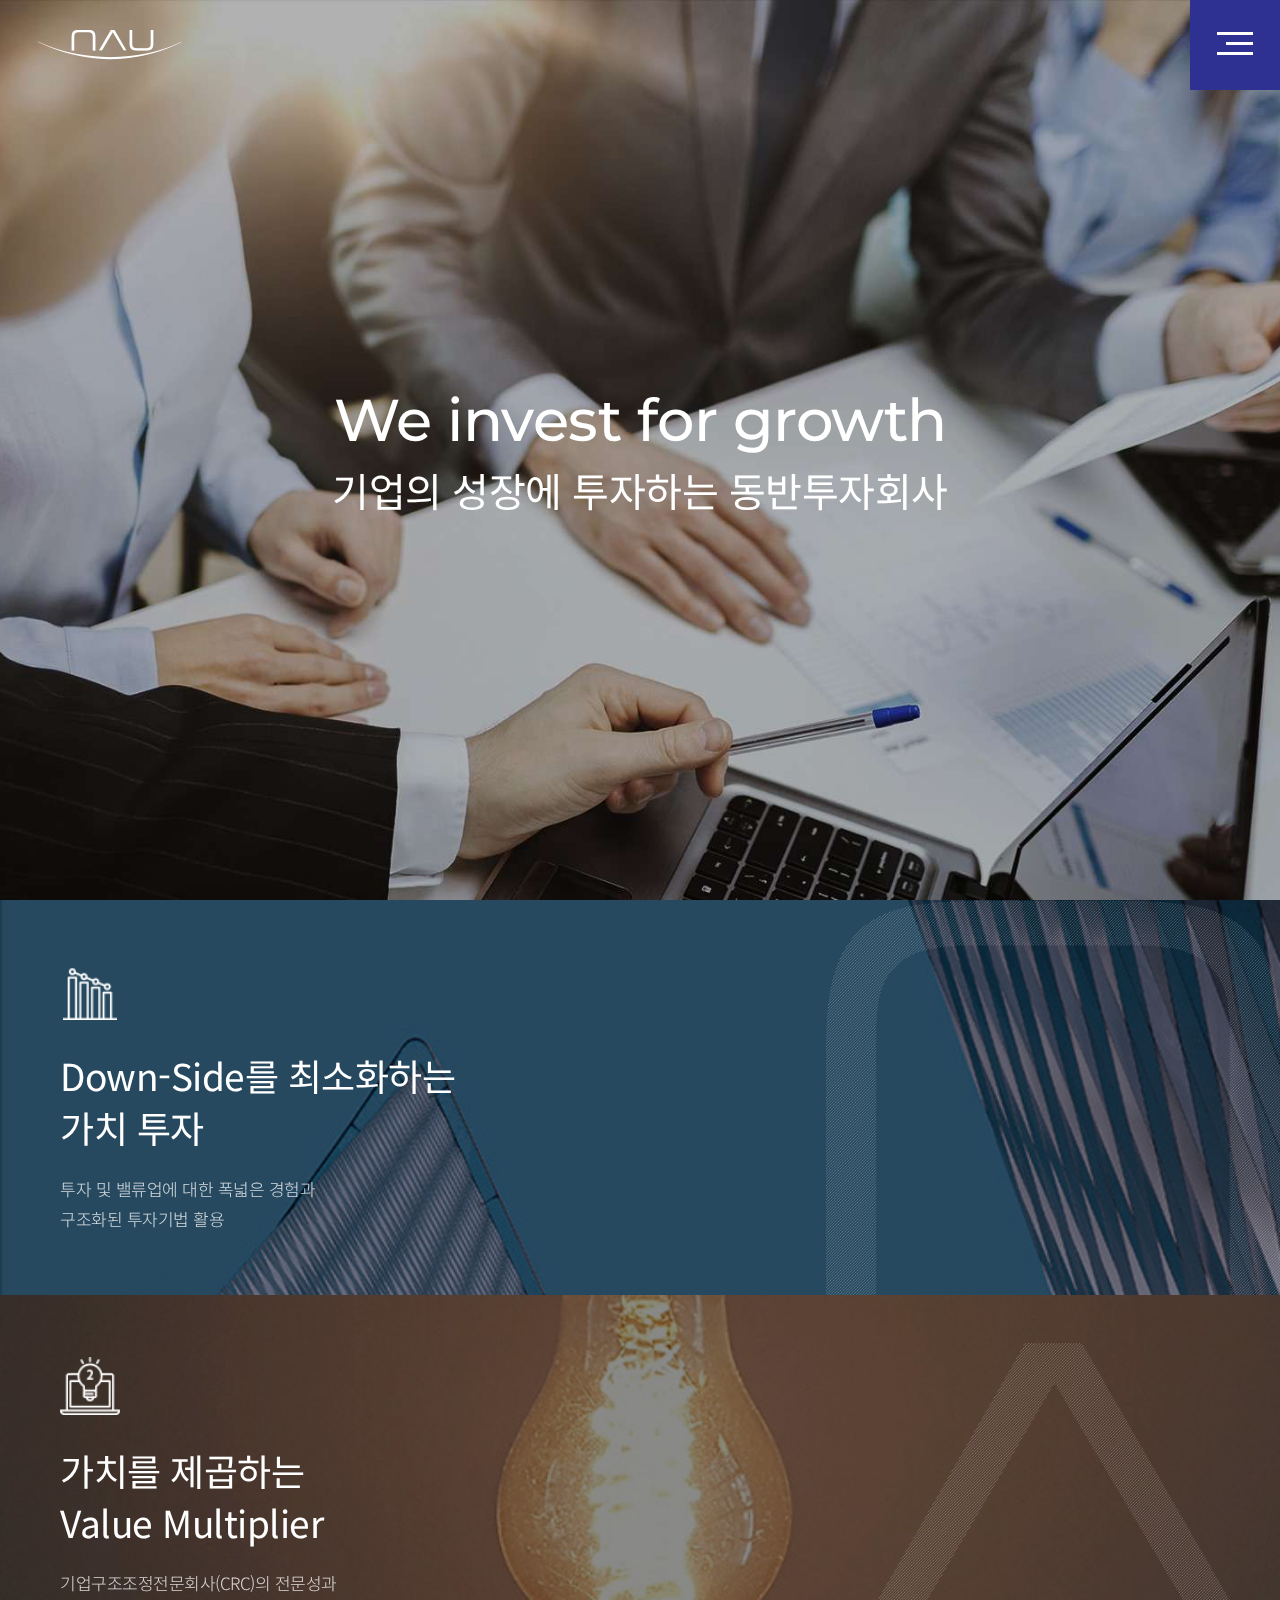
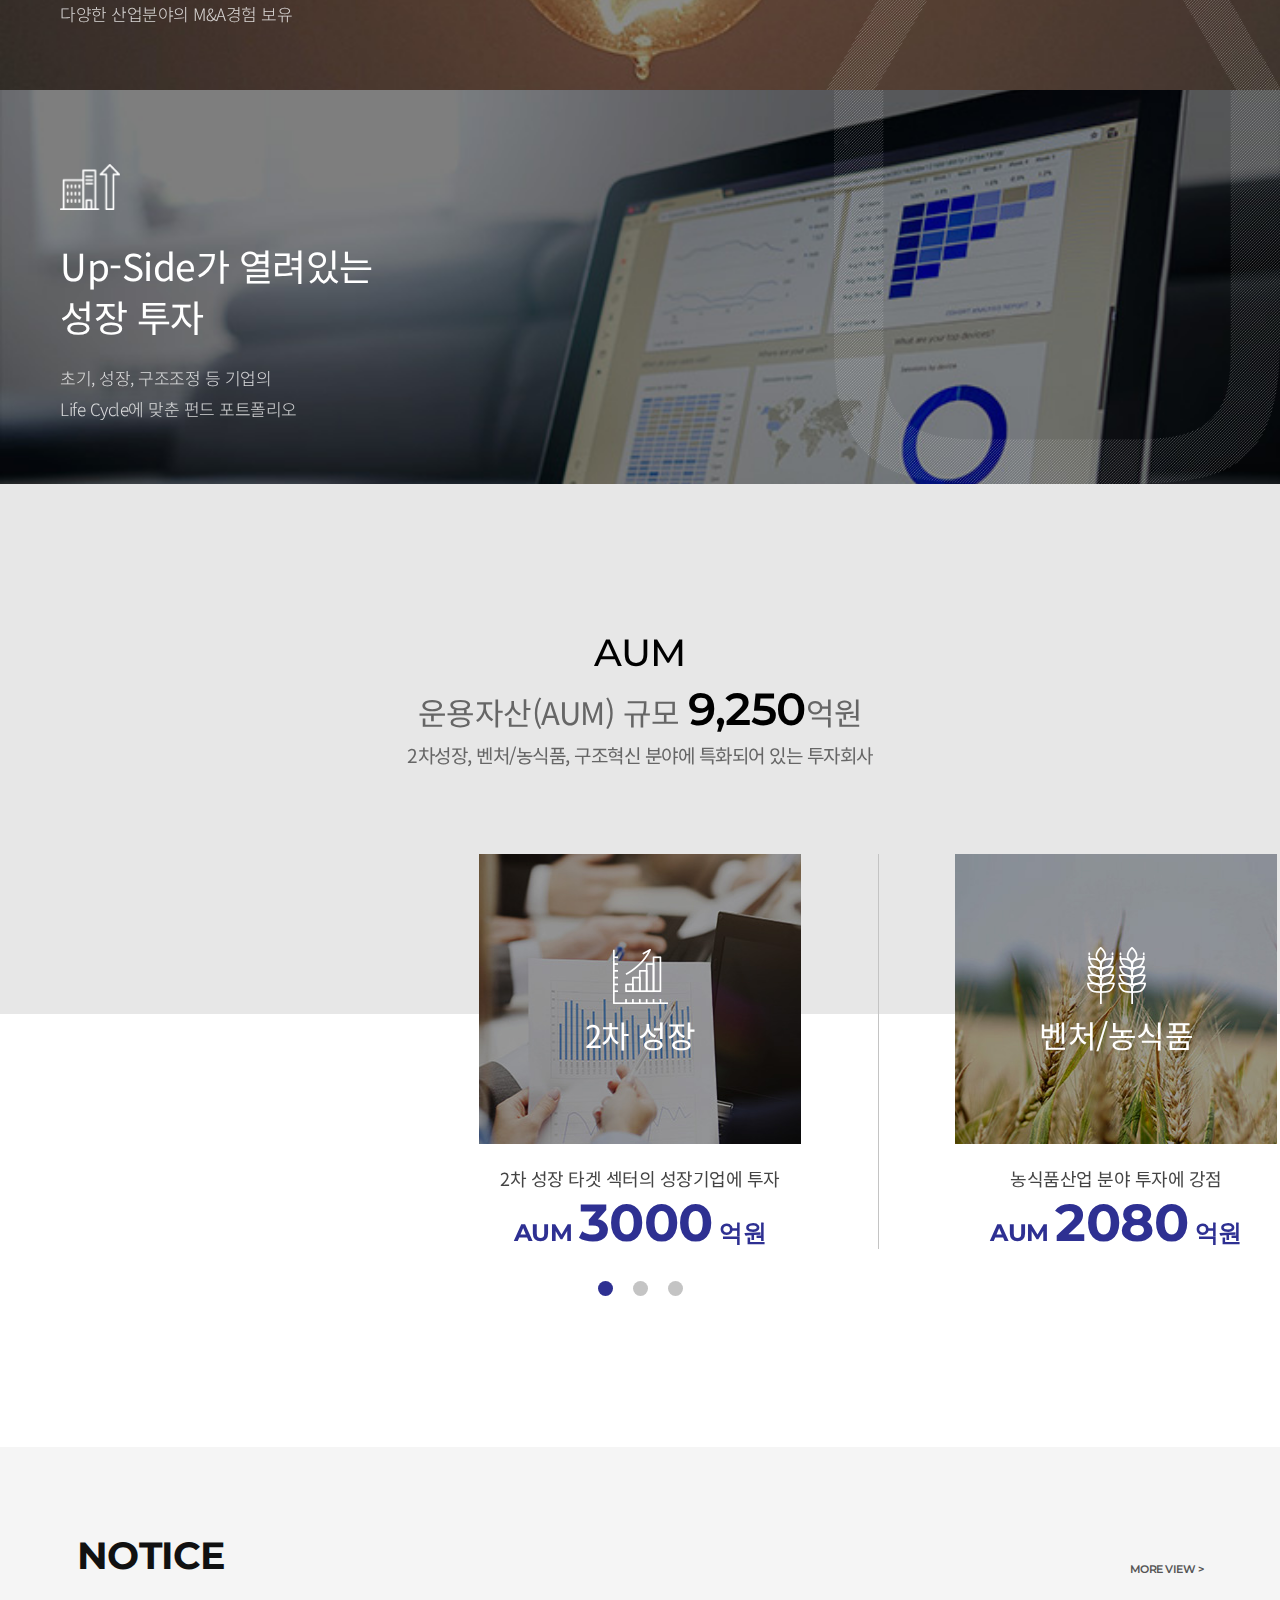
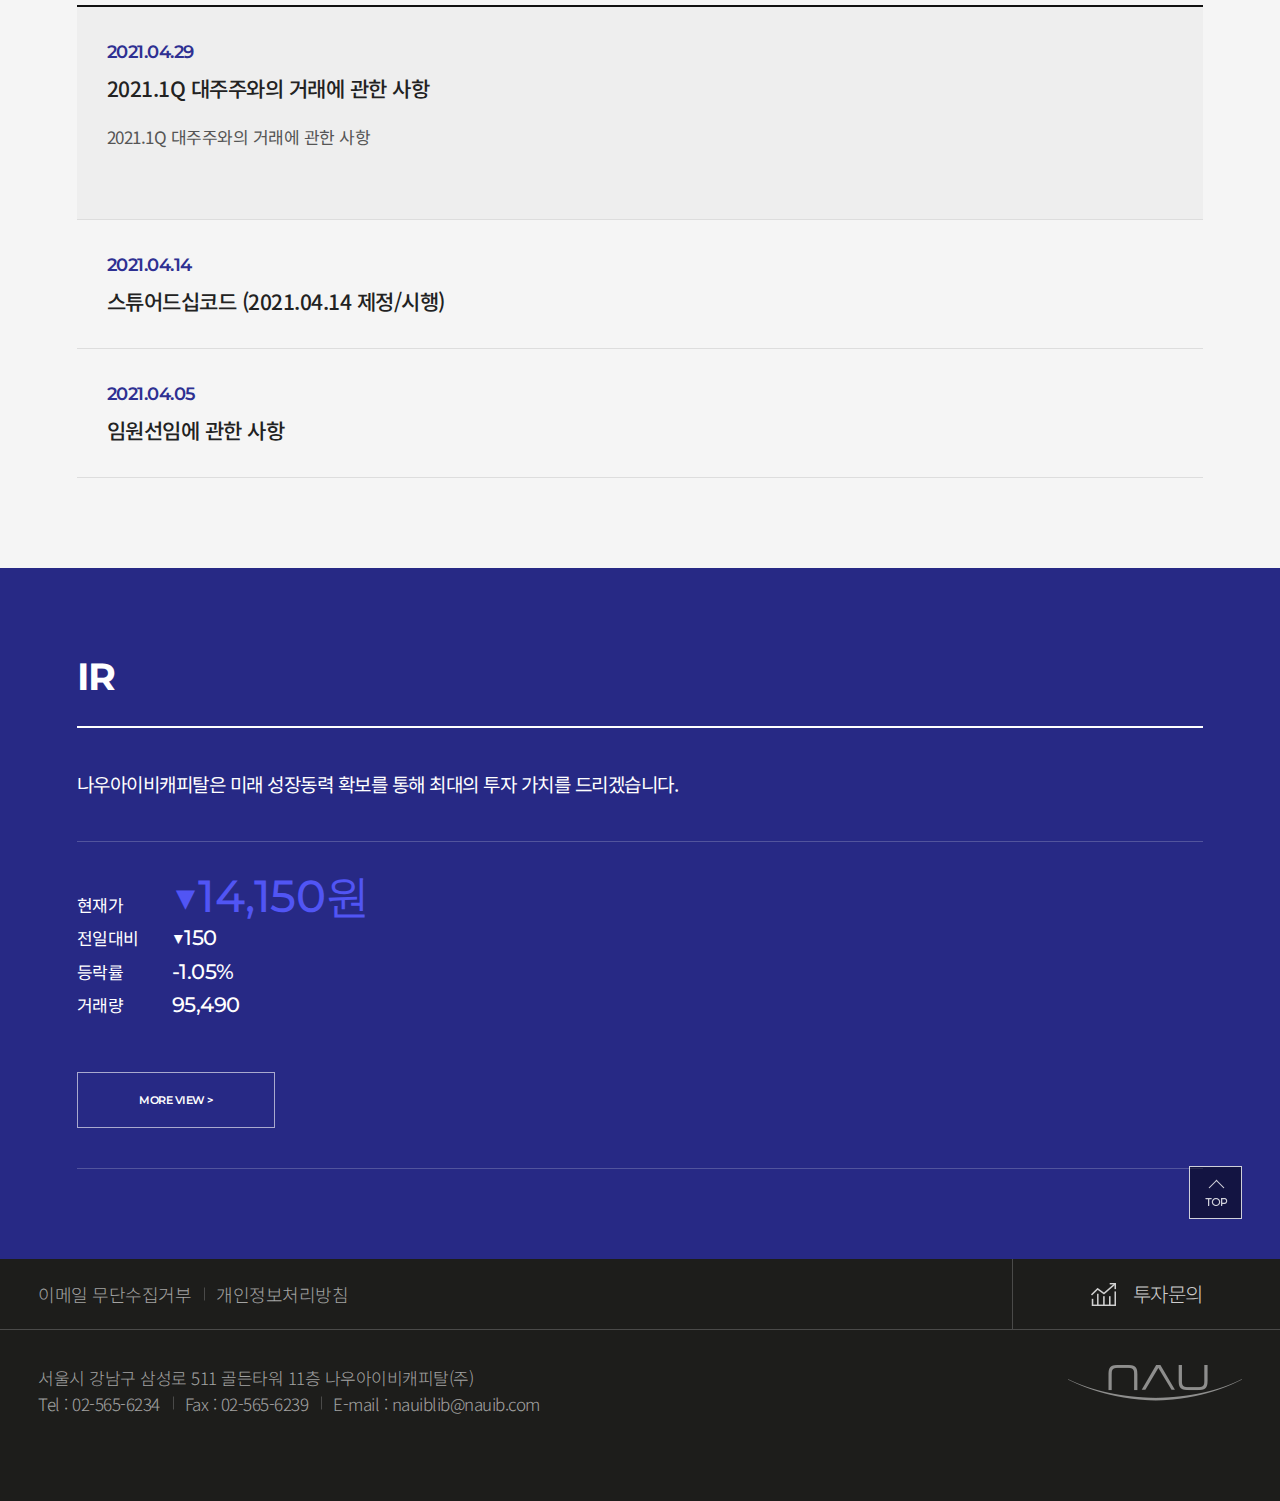
<file: index.html>
<!DOCTYPE html>
<html lang="ko">
  <head>
    <meta charset="utf-8">
    <title>나우아이비</title>
    <meta name="viewport" content="width=device-width, initial-scale=1.0, minimum-scale=1.0">
    <link rel="stylesheet" href="./css/initial.min.css">
    <link rel="stylesheet" href="./css/swiper-bundle.css">
    <link rel="stylesheet" href="./css/swiper_default.css">
    <link rel="stylesheet" href="./css/swiper_custom.css">
    <link rel="stylesheet" href="./css/common.css">
    <link rel="stylesheet" href="./css/main.css">
    <script src="./js/jquery-3.6.0.js"></script>
    <script src="./js/swiper-bundle.js"></script>
    <script defer src="./js/swiper-custom.js"></script>
    <script defer src="./js/common.js"></script>
    <script defer src="./js/main.js"></script>
  </head>
  <body>
    <header class="main">
      <h1 class="header_logo"><a href="index.html">나우아이비</a></h1>
      <nav id="gnb">
        <ul class="common_mainmenu">
          <li><a href="about.html">COMPANY</a></li>
          <li><a href="portfolio.html">PORTFOLIO</a></li>
          <li><a href="notice.html">COMMUNITY</a></li>
        </ul>
      </nav>
      <div class="menu_btn">
    		<div></div>
    		<div></div>
    		<div></div>
      </div>
      <nav id="lnb">
        <div class="lnb_inner">
          <ul class="common_submenu">
            <li><a href="about.html">ABOUT US</a></li>
            <li><a href="about.html">HISTORY</a></li>
            <li><a href="about.html">PEOPLE</a></li>
            <li><a href="about.html">CONTACT US</a></li>
          </ul>
          <ul class="common_submenu">
            <li><a href="portfolio.html">PORTFOLIO</a></li>
          </ul>
          <ul class="common_submenu">
            <li><a href="notice.html">COMMUNITY</a></li>
            <li><a href="notice.html">STOCK INFO</a></li>
            <li><a href="notice.html">IR</a></li>
          </ul>
          <div class="submenu_banner_wrap">
            <a href="#" class="submenu_banner">
              <div class="submenu_banner_icon"></div>
              <p class="submenu_banner_txt">투자문의</p>
            </a>
          </div>
        </div>
      </nav>
      <nav id="mobile_lnb">
        <ul class="mobile_common_mainmenu">
          <li>
            <div class="category_btn">COMPANY</div>
            <ul class="mobile_common_submenu">
              <li><a href="about.html">ABOUT US</a></li>
              <li><a href="about.html">HISTORY</a></li>
              <li><a href="about.html">PEOPLE</a></li>
              <li><a href="about.html">CONTACT US</a></li>
            </ul>
          </li>
          <li>
            <div class="category_btn">PORTFOLIO</div>
            <ul class="mobile_common_submenu">
              <li><a href="portfolio.html">PORTFOLIO</a></li>
            </ul>
          </li>
          <li>
            <div class="category_btn">COMMUNITY</div>
            <ul class="mobile_common_submenu">
              <li><a href="notice.html">COMMUNITY</a></li>
              <li><a href="notice.html">STOCK INFO</a></li>
              <li><a href="notice.html">IR</a></li>
            </ul>
          </li>
        </ul>
        <a href="#" class="submenu_banner mobile">
          <div class="submenu_banner_icon"></div>
          <p class="submenu_banner_txt mobile">투자문의</p>
        </a>
      </nav>
    </header>
    <div class="swiper-container vSwiper">
      <div class="swiper-wrapper">
        <section id="home" class="swiper-slide">
          <div class="home_text_area">
            <h2>We invest for growth</h2>
            <p>기업의 성장에 투자하는<br class="after"> 동반투자회사</p>
          </div>
          <div class="bg_nau">
            <svg version="1.1" id="Layer_1" xmlns="http://www.w3.org/2000/svg" xmlns:xlink="http://www.w3.org/1999/xlink" x="0px" y="0px" viewBox="0 0 1400 361" enable-background="new 0 0 1400 361" xml:space="preserve">
              <g opacity="0.35">
                <polygon fill="none" stroke="#FFFFFF" points="520.142,356.825 470.223,356.825 674.675,0 732.932,0 937.865,356.825
              						891.504,356.825 704.873,40.942" class="line1"></polygon>
                <path fill="none" stroke="#FFFFFF" d="M1142.855,360.978c-34.57,0-60.112-1.88-76.662-5.641
              						c-16.568-3.76-30.107-10.184-40.705-19.335c-11.474-9.878-19.852-23.084-25.064-39.519c-5.202-16.492-7.774-38.302-7.774-65.509V0
              						h44.962v230.975c0,19.029,0.91,32.755,2.834,41.209c1.889,8.418,5.02,15.812,9.459,21.987c6.158,9.141,14.945,15.703,26.373,19.773
              						c11.439,4.048,27.342,6.113,47.665,6.113h144.771c20.443,0,36.367-2.065,47.727-6.113c11.361-4.07,20.211-10.633,26.488-19.773
              						c4.428-6.176,7.535-13.569,9.379-21.987c1.821-8.454,2.709-22.18,2.709-41.209v-12.19V0H1400v228.368
              						c0,27.322-2.635,49.628-7.831,66.903c-5.202,17.277-13.409,30.853-24.587,40.73c-10.107,9.151-23.447,15.575-39.953,19.335
              						c-16.572,3.761-42.297,5.641-77.162,5.641H1142.855z" class="line2"></path>
                <path fill="none" stroke="#FFFFFF" d="M257.123,0.058c34.54,0,60.089,1.879,76.653,5.604c16.57,3.76,30.149,10.207,40.679,19.307
              						c11.514,9.873,19.886,23.089,25.064,39.571c5.236,16.423,7.831,38.313,7.831,65.462V361h-44.984V130.002
              						c0-18.972-0.956-32.731-2.812-41.15c-1.913-8.488-5.077-15.823-9.476-22.04c-6.135-9.123-14.923-15.696-26.379-19.756
              						c-11.429-4.06-27.308-6.089-47.648-6.089H131.305c-20.518,0-36.43,2.029-47.796,6.089c-11.337,4.06-20.164,10.633-26.499,19.756
              						c-4.399,6.217-7.507,13.552-9.328,22.04c-1.798,8.419-2.72,22.179-2.72,41.15v12.179V361H0V132.632
              						c0-27.334,2.573-49.662,7.774-66.881c5.242-17.266,13.409-30.909,24.621-40.782c10.079-9.1,23.419-15.546,39.987-19.307
              						c16.568-3.725,42.287-5.604,77.1-5.604H257.123z" class="line3"></path>
              </g>
            </svg>
          </div>
          <div class=home_bg></div>
        </section>
        <section id="value" class="swiper-slide">
          <div class="section_title">
            <h2>Value</h2>
          </div>
  				<div class="value_list no1">
            <a class="list_text_wrap" href="#">
              <div></div>
              <p>Down-Side를 최소화하는<br class="before"> 가치 투자</p>
              <span>투자 및 밸류업에 대한 폭넓은 경험과<br class="before"> 구조화된 투자기법 활용</span>
            </a>
          </div>
          <div class="value_list no2">
            <a class="list_text_wrap" href="#">
              <div></div>
              <p>가치를 제곱하는<br class="before"> Value Multiplier</p>
              <span>기업구조조정전문회사(CRC)의 전문성과<br class="before"> 다양한 산업분야의 M&A경험 보유</span>
            </a>
          </div>
          <div class="value_list no3">
            <a class="list_text_wrap" href="#">
              <div></div>
              <p>Up-Side가 열려있는<br class="before"> 성장 투자</p>
              <span>초기, 성장, 구조조정 등 기업의<br class="before"> Life Cycle에 맞춘 펀드 포트폴리오</span>
            </a>
          </div>
        </section>
        <section id="aum" class="swiper-slide">
          <div class="section_title">
            <h2>AUM</h2>
            <p>운용자산(AUM) 규모 <strong class="mont">9,250</strong>억원</p>
            <span>2차성장, 벤처/농식품, 구조혁신 분야에 특화되어 있는 투자회사</span>
          </div>
          <div class="swiper-container hSwiper_type1">
            <div class="swiper-wrapper">
              <div class="swiper-slide">
                <div class="aum_list_image">
                  <div class="aum_icon"></div>
                  <h3>2차 성장</h3>
                </div>
                <div class="aum_list_text">
                  <p>2차 성장 타겟 섹터의 성장기업에 투자</p>
                  <div class="num">AUM <span class="counter comma">3000</span> 억원</div>
                </div>
              </div>

              <div class="swiper-slide">
                <div class="aum_list_image">
                  <div class="aum_icon"></div>
                  <h3>벤처/농식품</h3>
                </div>
                <div class="aum_list_text">
                  <p>농식품산업 분야 투자에 강점</p>
                  <div class="num">AUM <span class="counter comma">2080</span> 억원</div>
                </div>
              </div>

              <div class="swiper-slide">
                <div class="aum_list_image">
                  <div class="aum_icon"></div>
                  <h3>구조혁신</h3>
                </div>
                <div class="aum_list_text">
                  <p>중소/중견기업의 구조혁신을 위한 투자</p>
                  <div class="num">AUM <span class="counter comma">4170</span> 억원</div>
                </div>
              </div>
            </div>
            <div class="swiper-pagination hSwiper"></div>
          </div>
          <div class="swiper-container hSwiper_type2">
            <div class="swiper-wrapper">
              <div class="swiper-slide">
                <div class="aum_list_image">
                  <div class="aum_icon"></div>
                  <h3>2차 성장</h3>
                </div>
                <div class="aum_list_text">
                  <p>2차 성장 타겟 섹터의 성장기업에 투자</p>
                  <div class="num">AUM <span class="counter comma">3000</span> 억원</div>
                </div>
              </div>

              <div class="swiper-slide">
                <div class="aum_list_image">
                  <div class="aum_icon"></div>
                  <h3>벤처/농식품</h3>
                </div>
                <div class="aum_list_text">
                  <p>농식품산업 분야 투자에 강점</p>
                  <div class="num">AUM <span class="counter comma">2080</span> 억원</div>
                </div>
              </div>

              <div class="swiper-slide">
                <div class="aum_list_image">
                  <div class="aum_icon"></div>
                  <h3>구조혁신</h3>
                </div>
                <div class="aum_list_text">
                  <p>중소/중견기업의 구조혁신을 위한 투자</p>
                  <div class="num">AUM <span class="counter comma">4170</span> 억원</div>
                </div>
              </div>
            </div>
            <div class="swiper-pagination hSwiper"></div>
          </div>
        </section>
        <section id="notice" class="swiper-slide">
          <div class="notice_area">
            <div class="section_title">
  						<h2>NOTICE</h2>
  						<a class="more" href="#">MORE VIEW &gt;</a>
  					</div>
            <div class="notice_list">
              <a href="#" class="on item_list">
								<div class="notice_list_date mont">2021.04.29</div>
								<div class="notice_list_title">2021.1Q 대주주와의 거래에 관한 사항</div>
								<p>2021.1Q 대주주와의 거래에 관한 사항</p>
							</a>
              <a href="#" class="item_list">
								<div class="notice_list_date mont">2021.04.14</div>
								<div class="notice_list_title">스튜어드십코드 (2021.04.14 제정/시행)</div>
								<p>나우아이비캐피탈 주식회사(이하 "회사"라 함)는 한국기업지배구조원이 제정하여 공표한 "기관투자..</p>
							</a>
              <a href="#" class="item_list">
								<div class="notice_list_date mont">2021.04.05</div>
								<div class="notice_list_title">임원선임에 관한 사항</div>
								<p>｢금융회사의 지배구조에 관한 법률｣ 제7조 제2항 및 ｢금융회사의 지배구조감독규정｣ 제3조 제1항에 임원선임 형황을 공시..</p>
							</a>
            </div>
          </div>
          <div class="ir_area">
            <div class="section_title">
  						<h2>IR</h2>
  					</div>
            <div class="notice_list">
              <a class="item_list">
							  <div class="notice_list_title">나우아이비캐피탈은 미래 성장동력 확보를 통해 최대의 투자 가치를 드리겠습니다.</div>
              </a>
              <div class="item_list">
                <table class="stock">
                 <tr>
                   <td>현재가</td>
                   <td><span class="present_value">▼14,150원</span></td>
                 </tr>
                 <tr>
                   <td>전일대비</td>
                   <td>▼150</td>
                 </tr>
                 <tr>
                   <td>등락률</td>
                   <td>-1.05%</td>
                 </tr>
                 <tr>
                   <td>거래량</td>
                   <td>95,490</td>
                 </tr>
               </table>
               <a class="more btn" href="#">MORE VIEW &gt;</a>
              </div>
            </div>
          </div>
        </section>
        <footer class="swiper-slide">
          <div class="back_to_top">
            <a href="#home"></a>
          </div>
          <div class="footer_top">
            <ul>
              <li><a href="#">이메일 무단수집거부</a></li>
              <li><a href="#">개인정보처리방침</a></li>
            </ul>
            <a class="inquire"><div class="inquire_icon"></div>투자문의</a>
          </div>
          <div class="footer_bottom">
            <div class="footer_text">
              <address>서울시 강남구 삼성로 511 골든타워 11층 나우아이비캐피탈(주)</address>
              <ul>
                <li><a href="tel:02-565-623">Tel : 02-565-6234</a></li>
                <li><a href="fax:02-565-6239">Fax : 02-565-6239</a></li>
                <li><a href="email:nauiblib@nauib.com">E-mail : nauiblib@nauib.com</a></li>
              </ul>
            </div>
            <h1 class="footer_logo"><a href="index.html"><img src="./img/common/foot_logo.gif" alt="logo"></a></h1>
          </div>
        </footer>
      </div>
      <div class="swiper-pagination vSwiper"></div>
    </div>
  </body>
</html>
</file>
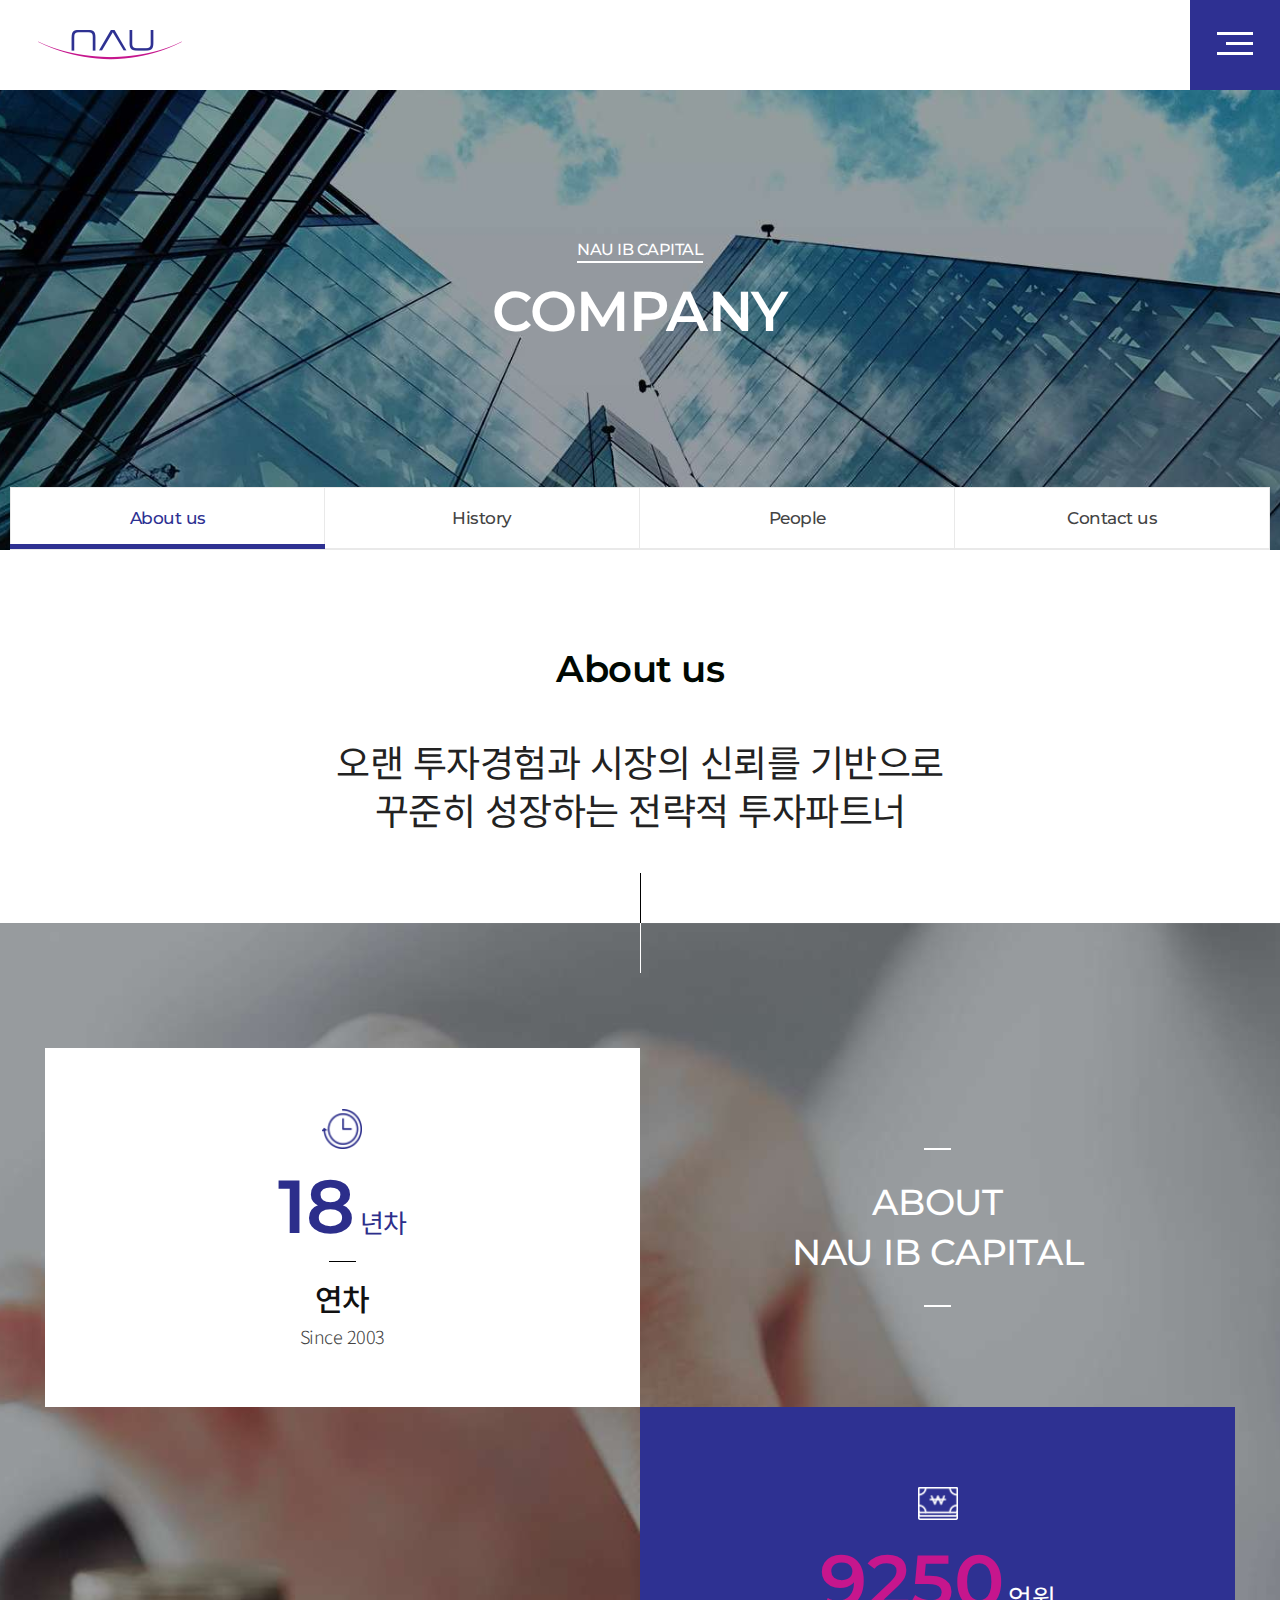
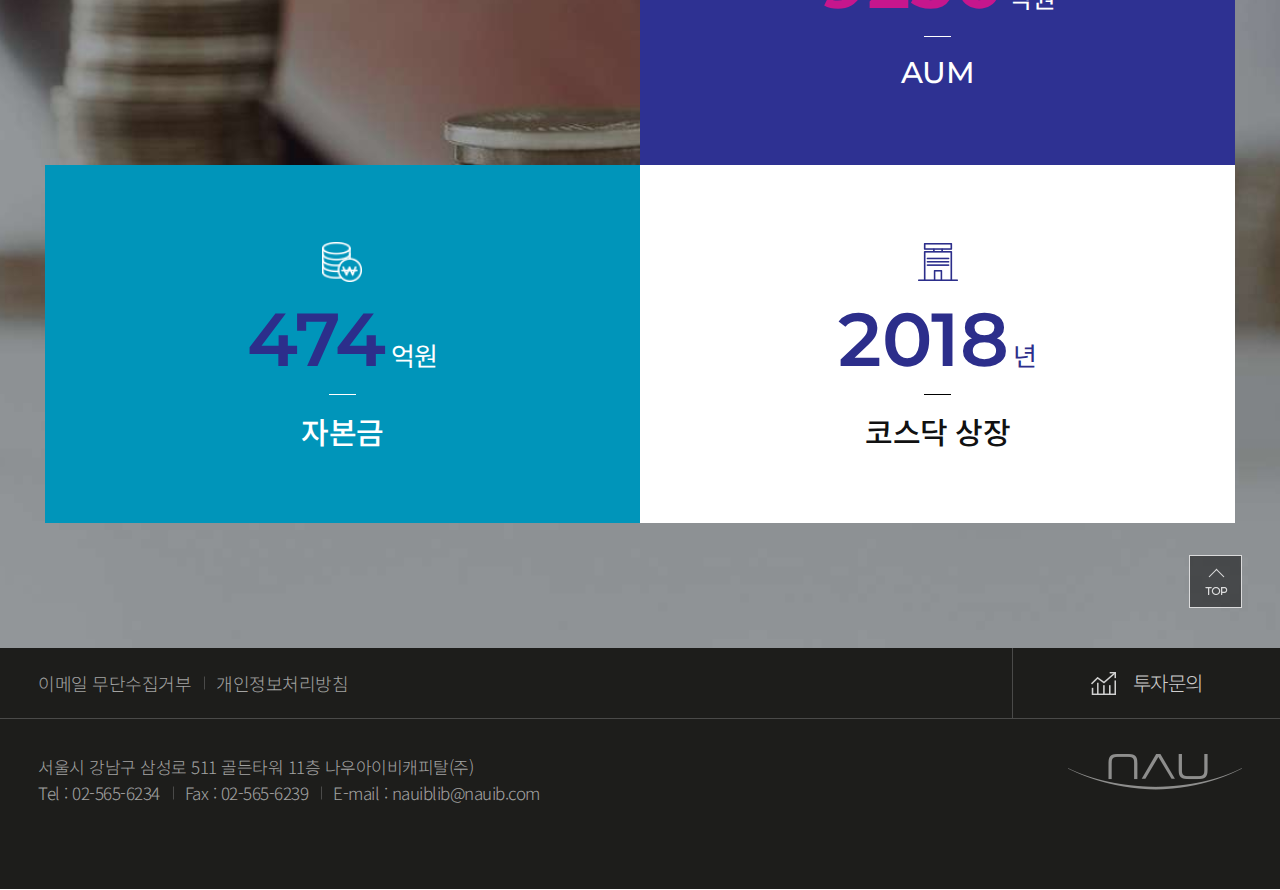
<file: about.html>
<!DOCTYPE html>
<html lang="ko">
  <head>
    <meta charset="utf-8">
    <title>나우아이비</title>
    <meta name="viewport" content="width=device-width, initial-scale=1.0, minimum-scale=1.0">
    <link rel="stylesheet" href="./css/initial.min.css">
    <link rel="stylesheet" href="./css/common.css">
    <link rel="stylesheet" href="./css/common_sub.css">
    <link rel="stylesheet" href="./css/about.css">
    <script src="./js/jquery-3.6.0.js"></script>
    <script src="./js/common.js"></script>
    <script src="./js/common_sub.js"></script>
  </head>
  <body>
    <header class="main">
      <h1 class="header_logo"><a href="index.html">나우아이비</a></h1>
      <nav id="gnb">
        <ul class="common_mainmenu">
          <li><a href="about.html">COMPANY</a></li>
          <li><a href="portfolio.html">PORTFOLIO</a></li>
          <li><a href="notice.html">COMMUNITY</a></li>
        </ul>
      </nav>
      <div class="menu_btn">
    		<div></div>
    		<div></div>
    		<div></div>
      </div>
      <nav id="lnb">
        <div class="lnb_inner">
          <ul class="common_submenu">
            <li><a href="about.html">ABOUT US</a></li>
            <li><a href="about.html">HISTORY</a></li>
            <li><a href="about.html">PEOPLE</a></li>
            <li><a href="about.html">CONTACT US</a></li>
          </ul>
          <ul class="common_submenu">
            <li><a href="portfolio.html">PORTFOLIO</a></li>
          </ul>
          <ul class="common_submenu">
            <li><a href="notice.html">COMMUNITY</a></li>
            <li><a href="notice.html">STOCK INFO</a></li>
            <li><a href="notice.html">IR</a></li>
          </ul>
          <div class="submenu_banner_wrap">
            <a href="#" class="submenu_banner">
              <div class="submenu_banner_icon"></div>
              <p class="submenu_banner_txt">투자문의</p>
            </a>
          </div>
        </div>
      </nav>
      <nav id="mobile_lnb">
        <ul class="mobile_common_mainmenu">
          <li>
            <div class="category_btn">COMPANY</div>
            <ul class="mobile_common_submenu">
              <li><a href="about.html">ABOUT US</a></li>
              <li><a href="about.html">HISTORY</a></li>
              <li><a href="about.html">PEOPLE</a></li>
              <li><a href="about.html">CONTACT US</a></li>
            </ul>
          </li>
          <li>
            <div class="category_btn">PORTFOLIO</div>
            <ul class="mobile_common_submenu">
              <li><a href="portfolio.html">PORTFOLIO</a></li>
            </ul>
          </li>
          <li>
            <div class="category_btn">COMMUNITY</div>
            <ul class="mobile_common_submenu">
              <li><a href="notice.html">COMMUNITY</a></li>
              <li><a href="notice.html">STOCK INFO</a></li>
              <li><a href="notice.html">IR</a></li>
            </ul>
          </li>
        </ul>
        <a href="#" class="submenu_banner mobile">
          <div class="submenu_banner_icon"></div>
          <p class="submenu_banner_txt mobile">투자문의</p>
        </a>
      </nav>
    </header>
    <div class="container">
      <nav class="local_lnb"></nav>
      <div class="title_banner">
        <div class="local_menu">
          <ul>
            <li class="local_menu_home"><a href="index.html"></a></li>
            <li>
              <p>Company</p>
              <ul class="local_submenu">
                <li><a href="about.html">Company</a></li>
                <li><a href="portfolio.html">Portfolio</a></li>
                <li><a href="notice.html">Community</a></li>
              </ul>
            </li>
            <li>
              <p>About us</p>
              <ul class="local_submenu">
                <li><a href="about.html">About us</a></li>
                <li><a href="about.html">History</a></li>
                <li><a href="about.html">People</a></li>
                <li><a href="about.html">Contact us</a></li>
              </ul>
            </li>
          </ul>
        </div>
        <div class="page_title ts">
          <p>NAU IB CAPITAL</p>
          <h2>COMPANY</h2>
        </div>
        <ul class="tab_menu">
          <li class="on"><a href="about.html">About us</a></li>
          <li><a href="about.html">History</a></li>
          <li><a href="about.html">People</a></li>
          <li><a href="about.html">Contact us</a></li>
        </ul>
      </div>
      <div class="subpage_title ts">About us</div>
      <div class="content_title ts">오랜 투자경험과 시장의 신뢰를 기반으로<br class="before">꾸준히 성장하는 전략적 투자파트너</div>
      <div class="content">
        <ul>
          <li class="list_1">
            <div class="about_icon icon1"></div>
						<p class="number"><b class='counter'>18</b>년차</p>
						<p class="list_title">연차</p>
            <span class="list_subtitle">Since 2003</span>
          </li>
          <li class="list_2">
            <p class="item_title">ABOUT<br>NAU IB CAPITAL</p>
          </li>
          <li class="white list_3">
            <div class="about_icon icon2"></div>
						<p class="number"><b class="counter magenta comma">9250</b>억원</p>
						<p class="list_title mont">AUM</p>
          </li>
          <li class="list_4"></li>
          <li class="white list_5">
            <div class="about_icon icon3"></div>
						<p class="number"><b class='counter'>474</b>억원</p>
						<p class="list_title">자본금</p>
          </li>
          <li class="list_6">
            <div class="about_icon icon4"></div>
						<p class="number"><b class='counter'>2018</b>년</p>
						<p class="list_title">코스닥 상장</p>
          </li>
        </ul>
      </div>
    </div>
    <footer class="swiper-slide">
      <div class="back_to_top">
        <a href="#gnb"></a>
      </div>
      <div class="footer_top">
        <ul>
          <li><a href="#">이메일 무단수집거부</a></li>
          <li><a href="#">개인정보처리방침</a></li>
        </ul>
        <a class="inquire"><div class="inquire_icon"></div>투자문의</a>
      </div>
      <div class="footer_bottom">
        <div class="footer_text">
          <address>서울시 강남구 삼성로 511 골든타워 11층 나우아이비캐피탈(주)</address>
          <ul>
            <li><a href="tel:02-565-623">Tel : 02-565-6234</a></li>
            <li><a href="fax:02-565-6239">Fax : 02-565-6239</a></li>
            <li><a href="email:nauiblib@nauib.com">E-mail : nauiblib@nauib.com</a></li>
          </ul>
        </div>
        <h1 class="footer_logo"><a href="index.html"><img src="./img/common/foot_logo.gif" alt="logo"></a></h1>
      </div>
    </footer>
  </body>
</html>
</file>
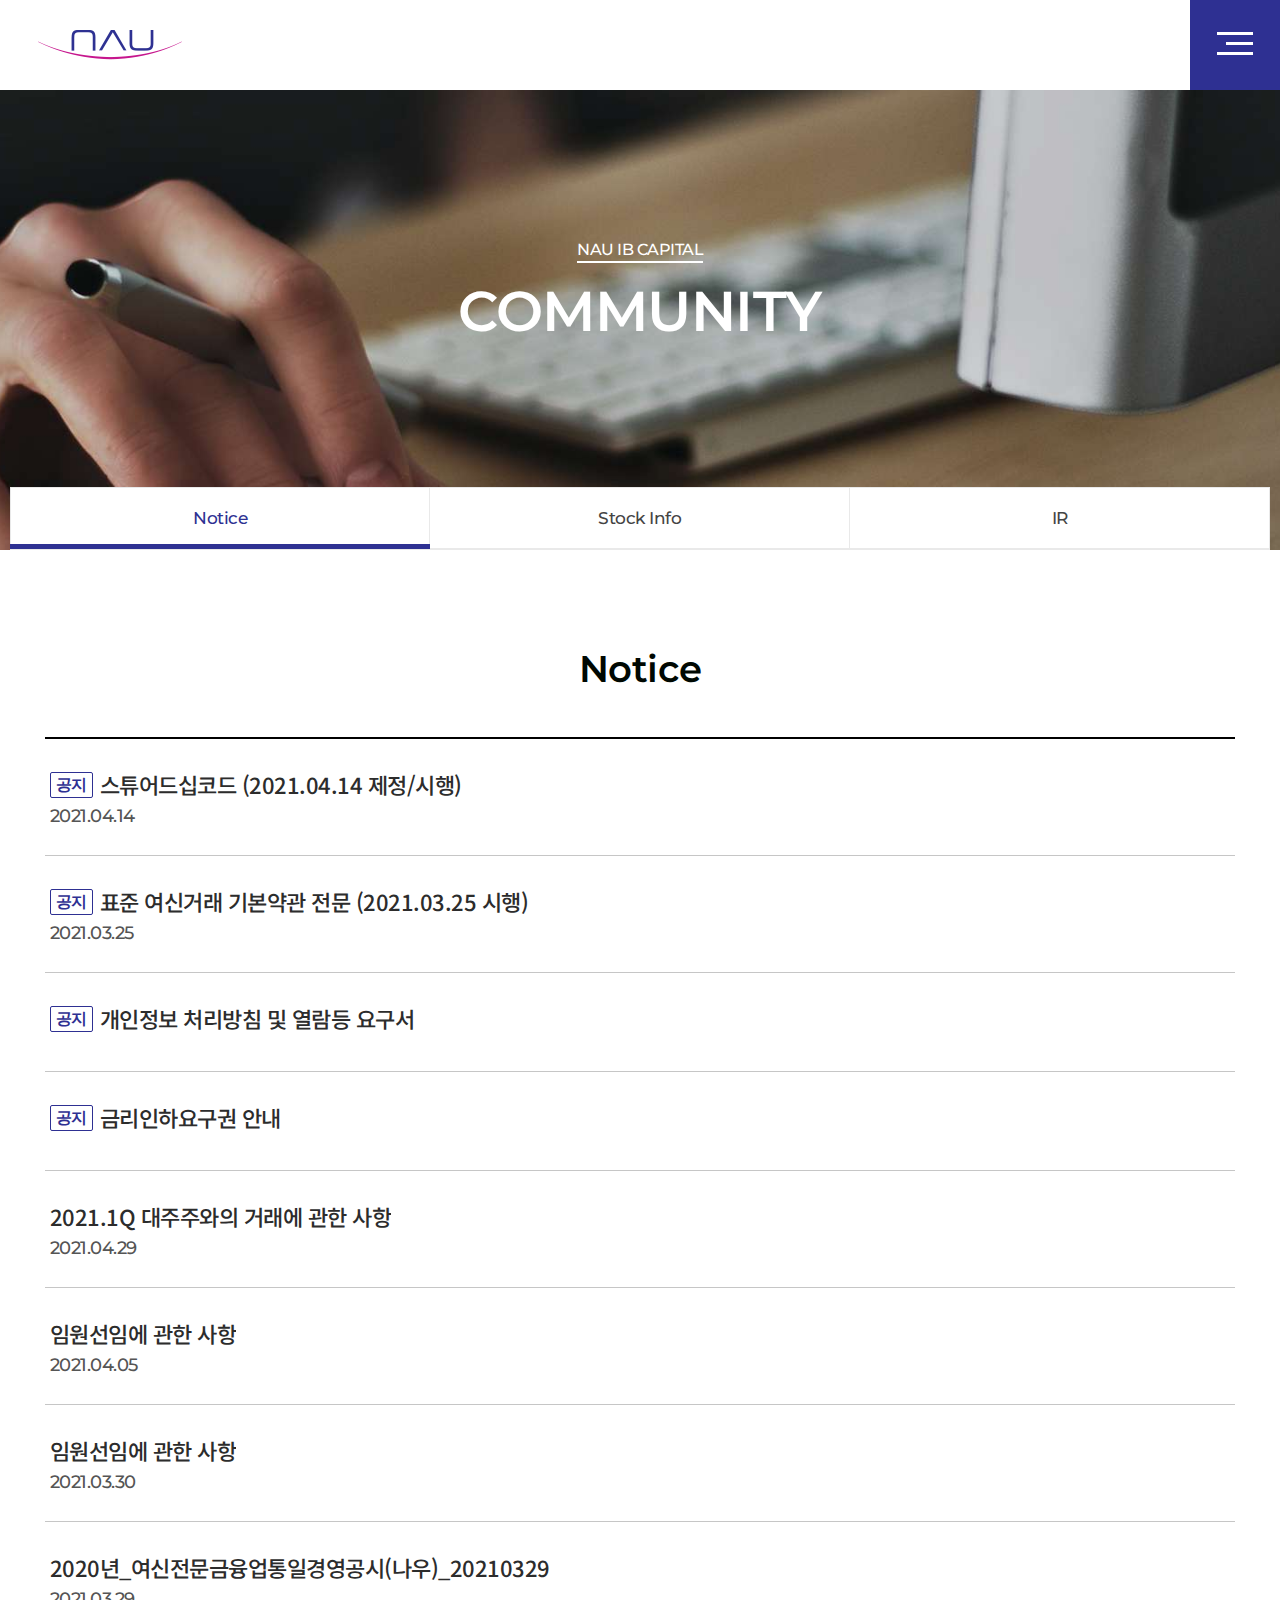
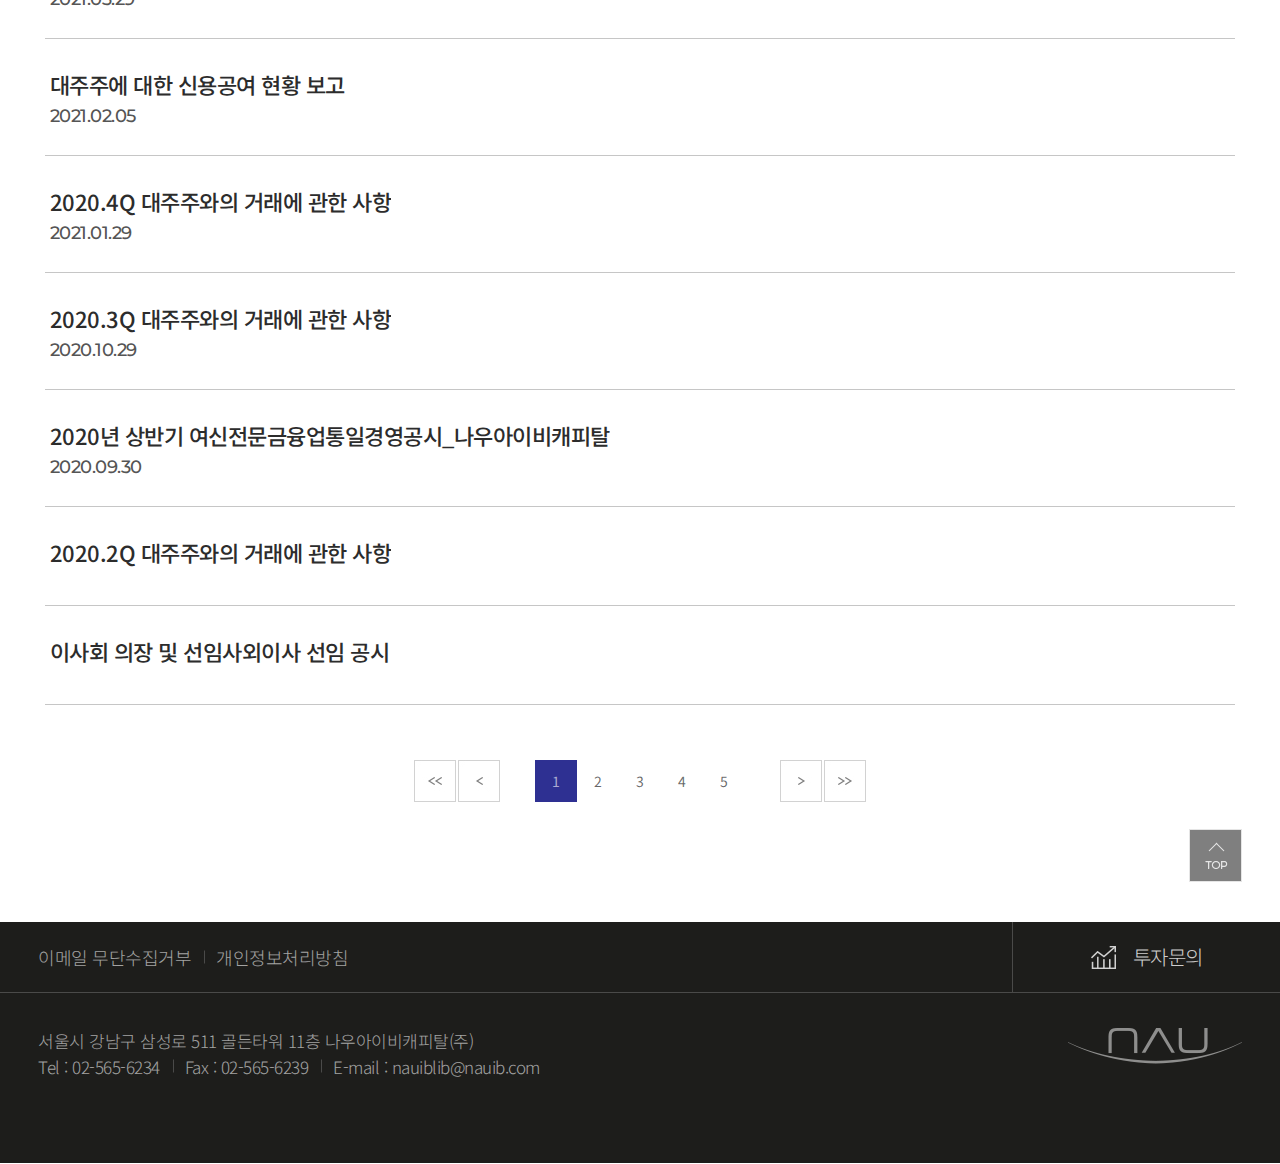
<file: notice.html>
<!DOCTYPE html>
<html lang="ko">
  <head>
    <meta charset="utf-8">
    <title>나우아이비</title>
    <meta name="viewport" content="width=device-width, initial-scale=1.0, minimum-scale=1.0">
    <link rel="stylesheet" href="./css/initial.min.css">
    <link rel="stylesheet" href="./css/common.css">
    <link rel="stylesheet" href="./css/common_sub.css">
    <link rel="stylesheet" href="./css/notice.css">
    <script src="./js/jquery-3.6.0.js"></script>
    <script src="./js/common.js"></script>
    <script src="./js/common_sub.js"></script>
  </head>
  <body>
    <header class="main">
      <h1 class="header_logo"><a href="index.html">나우아이비</a></h1>
      <nav id="gnb">
        <ul class="common_mainmenu">
          <li><a href="about.html">COMPANY</a></li>
          <li><a href="portfolio.html">PORTFOLIO</a></li>
          <li><a href="notice.html">COMMUNITY</a></li>
        </ul>
      </nav>
      <div class="menu_btn">
    		<div></div>
    		<div></div>
    		<div></div>
      </div>
      <nav id="lnb">
        <div class="lnb_inner">
          <ul class="common_submenu">
            <li><a href="about.html">ABOUT US</a></li>
            <li><a href="about.html">HISTORY</a></li>
            <li><a href="about.html">PEOPLE</a></li>
            <li><a href="about.html">CONTACT US</a></li>
          </ul>
          <ul class="common_submenu">
            <li><a href="portfolio.html">PORTFOLIO</a></li>
          </ul>
          <ul class="common_submenu">
            <li><a href="notice.html">COMMUNITY</a></li>
            <li><a href="notice.html">STOCK INFO</a></li>
            <li><a href="notice.html">IR</a></li>
          </ul>
          <div class="submenu_banner_wrap">
            <a href="#" class="submenu_banner">
              <div class="submenu_banner_icon"></div>
              <p class="submenu_banner_txt">투자문의</p>
            </a>
          </div>
        </div>
      </nav>
      <nav id="mobile_lnb">
        <ul class="mobile_common_mainmenu">
          <li>
            <div class="category_btn">COMPANY</div>
            <ul class="mobile_common_submenu">
              <li><a href="about.html">ABOUT US</a></li>
              <li><a href="about.html">HISTORY</a></li>
              <li><a href="about.html">PEOPLE</a></li>
              <li><a href="about.html">CONTACT US</a></li>
            </ul>
          </li>
          <li>
            <div class="category_btn">PORTFOLIO</div>
            <ul class="mobile_common_submenu">
              <li><a href="portfolio.html">PORTFOLIO</a></li>
            </ul>
          </li>
          <li>
            <div class="category_btn">COMMUNITY</div>
            <ul class="mobile_common_submenu">
              <li><a href="notice.html">COMMUNITY</a></li>
              <li><a href="notice.html">STOCK INFO</a></li>
              <li><a href="notice.html">IR</a></li>
            </ul>
          </li>
        </ul>
        <a href="#" class="submenu_banner mobile">
          <div class="submenu_banner_icon"></div>
          <p class="submenu_banner_txt mobile">투자문의</p>
        </a>
      </nav>
    </header>
    <div class="container">
      <nav class="local_lnb"></nav>
      <div class="title_banner">
        <div class="local_menu">
          <ul>
            <li class="local_menu_home"><a href="index.html"></a></li>
            <li>
              <p>Company</p>
              <ul class="local_submenu">
                <li><a href="about.html">Company</a></li>
                <li><a href="portfolio.html">Portfolio</a></li>
                <li><a href="notice.html">Community</a></li>
              </ul>
            </li>
            <li>
              <p>About us</p>
              <ul class="local_submenu">
                <li><a href="about.html">About us</a></li>
                <li><a href="about.html">History</a></li>
                <li><a href="about.html">People</a></li>
                <li><a href="about.html">Contact us</a></li>
              </ul>
            </li>
          </ul>
        </div>
        <div class="page_title ts">
          <p>NAU IB CAPITAL</p>
          <h2>COMMUNITY</h2>
        </div>
        <ul class="tab_menu">
          <li class="on"><a href="about.html">Notice</a></li>
          <li><a href="about.html">Stock Info</a></li>
          <li><a href="about.html">IR</a></li>
        </ul>
      </div>
      <div class="subpage_title ts">Notice</div>
      <div class="content">
        <table>
          <thead>
            <tr>
              <th>번호</th>
              <th>제목</th>
              <th>날짜</th>
            </tr>
          </thead>
          <tbody>
            <tr>
              <td class="notice_style_wrap"><span class="notice_style">공지</span></td>
              <td><a href="#">스튜어드십코드 (2021.04.14 제정/시행)</a></td>
              <td>2021.04.14</td>
            </tr>
            <tr>
              <td class="notice_style_wrap"><span class="notice_style">공지</span></td>
              <td><a href="#">표준 여신거래 기본약관 전문 (2021.03.25 시행)</a></td>
              <td>2021.03.25</td>
            </tr>
            <tr>
              <td class="notice_style_wrap"><span class="notice_style">공지</span></td>
              <td><a href="#">개인정보 처리방침 및 열람등 요구서</a></td>
              <td></td>
            </tr>
            <tr>
              <td class="notice_style_wrap"><span class="notice_style">공지</span></td>
              <td><a href="#">금리인하요구권 안내</a></td>
              <td></td>
            </tr>
            <tr>
              <td class="number">75</td>
              <td><a href="#">2021.1Q 대주주와의 거래에 관한 사항</a></td>
              <td>2021.04.29</td>
            </tr>
            <tr>
              <td class="number">74</td>
              <td><a href="#">임원선임에 관한 사항</a></td>
              <td>2021.04.05</td>
            </tr>
            <tr>
              <td class="number">73</td>
              <td><a href="#">임원선임에 관한 사항</a></td>
              <td>2021.03.30</td>
            </tr>
            <tr>
              <td class="number">72</td>
              <td><a href="#">2020년_여신전문금융업통일경영공시(나우)_20210329</a></td>
              <td>2021.03.29</td>
            </tr>
            <tr>
              <td class="number">71</td>
              <td><a href="#">대주주에 대한 신용공여 현황 보고</a></td>
              <td>2021.02.05</td>
            </tr>
            <tr>
              <td class="number">70</td>
              <td><a href="#">2020.4Q 대주주와의 거래에 관한 사항</a></td>
              <td>2021.01.29</td>
            </tr>
            <tr>
              <td class="number">69</td>
              <td><a href="#">2020.3Q 대주주와의 거래에 관한 사항</a></td>
              <td>2020.10.29</td>
            </tr>
            <tr>
              <td class="number">68</td>
              <td><a href="#">2020년 상반기 여신전문금융업통일경영공시_나우아이비캐피탈</a></td>
              <td>2020.09.30</td>
            </tr>
            <tr>
              <td class="number">67</td>
              <td><a href="#">2020.2Q 대주주와의 거래에 관한 사항</a></td>
              <td></td>
            </tr>
            <tr>
              <td class="number">66</td>
              <td><a href="#">이사회 의장 및 선임사외이사 선임 공시</a></td>
              <td></td>
            </tr>
          </tbody>
        </table>
        <div class="paging">
          <a href="#" class="first"></a>
          <a href="#" class="prev"></a>
          <a href="#" class="current">1</a>
          <a href="#">2</a>
          <a href="#">3</a>
          <a href="#">4</a>
          <a href="#">5</a>
          <a href="#" class="next"></a>
          <a href="#" class="last"></a>
        </div>
      </div>
    </div>
    <footer class="swiper-slide">
      <div class="back_to_top">
        <a href="#gnb"></a>
      </div>
      <div class="footer_top">
        <ul>
          <li><a href="#">이메일 무단수집거부</a></li>
          <li><a href="#">개인정보처리방침</a></li>
        </ul>
        <a class="inquire"><div class="inquire_icon"></div>투자문의</a>
      </div>
      <div class="footer_bottom">
        <div class="footer_text">
          <address>서울시 강남구 삼성로 511 골든타워 11층 나우아이비캐피탈(주)</address>
          <ul>
            <li><a href="tel:02-565-623">Tel : 02-565-6234</a></li>
            <li><a href="fax:02-565-6239">Fax : 02-565-6239</a></li>
            <li><a href="email:nauiblib@nauib.com">E-mail : nauiblib@nauib.com</a></li>
          </ul>
        </div>
        <h1 class="footer_logo"><a href="index.html"><img src="./img/common/foot_logo.gif" alt="logo"></a></h1>
      </div>
    </footer>
  </body>
</html>
</file>
<file: css/common.css>
@charset "utf-8";
@import url('https://fonts.googleapis.com/css2?family=Noto+Sans+KR:wght@300;400;500;700&display=swap');
@import url('https://fonts.googleapis.com/css2?family=Montserrat:wght@300;400;500;600;700&display=swap');

*{ margin: 0; padding: 0; box-sizing: border-box;}
ul,ol,li{ list-style: none; }
a{ text-decoration: none; }

body{
  overflow-x: hidden;
  font-family: 'Noto Sans KR', '나눔고딕', 'NanumGothic', 'Nanum Gothic', '돋움',dotum,sans-serif;
  letter-spacing: -0.5px;
}
br.before{
  display: block;
}
br.after{
  display: none;
}
.flex_column{
  display: flex;
  flex-direction: column;
  justify-content: center;
  align-items: center;
}
.mont{
  font-family: 'Montserrat', sans-serif;
}
/* 모바일 메뉴 */
#mobile_lnb{
  display: none;
  position: absolute;
  top: 100%;
  right: 0;
  left: 0;
  padding: 0 3%;
  background: #fff;
}
.category_btn{
  display: block;
  position: relative;
  /* padding: 15px 0; */
  line-height: 65px;
  color: #222;
  font-family: "Montserrat";
  font-size: 28px;
  font-weight: 600;
  border-bottom: 1px solid #ddd;
}
.category_btn.on{
  color: #2e3092;
}
.category_btn:before, .category_btn:after{
  display: block;
  content: '';
  position: absolute;
  margin-right: 20px;
  top: 50%;
  /* width: 26px;
  height: 26px; */
  background: #333;
  transform-origin: center;
}
.category_btn:before{
  right: 0;
  width: 26px;
  height: 4px;
  transform: translateY( -50% );
}
.category_btn:after{
  right: 8px;
  width: 4px;
  height: 26px;
  transform: translate( -50%, -50% );
  transition: transform .4s;
}
.category_btn.on:after{
  transform: translate( -50%, -50% ) rotate( 90deg );
}
.mobile_common_submenu{
  display: none;
  margin: 10px 0;
  padding: 20px;
  background: #ececec;
}
.mobile_common_submenu li{
  position: relative;
  padding-left: 15px;
  margin-bottom: 15px;
}
.mobile_common_submenu li:before{
  content: "";
  display: block;
  position: absolute;
  top: 10px;
  left: 0;
  width: 4px;
  height: 4px;
  background: #666;
  border-radius: 50%;
  transform: translateY( -50% );
}
.mobile_common_submenu a{
  font-family: "Montserrat";
  color: #666;
  font-size: 22px;
  font-weight: 500;
}
.submenu_banner.mobile{
  position: relative;
  margin: 10px 0 60px;
  left: 0;
  width: 100%;
  background-size: cover;
}
header{
  display: flex;
  align-items: center;
  position: relative;
  top: 0;
  width: 100%;
  padding-left: 3%;
  height: 90px;
  background: #fff;
  z-index: 100;
}
.header_logo{
  float: left;
  display: inline-block;
  width: 144px;
  height: 30px;
  font-size: 0;
  background: url('../img/common/logo2.png');
}
.header_logo a{
  display: inline-block;
  width: 100%;
  height: 100%;
}
#gnb{
  float: left;
  margin-left: 114px;
}
#gnb a, #lnb .common_submenu a{
  position: relative;
  font-family: 'Montserrat', sans-serif;
}
.common_mainmenu{
  overflow: hidden;
}
.common_mainmenu li{
  float: left;
  width: 225px;
  line-height: 90px;
}
#gnb a{
  padding-left: 40px;
  color: #222;
  font-size: 17px;
  font-weight: 500;
}
.common_mainmenu li a:before{
  content: '';
  position: absolute;
  display: inline-block;
  width: 28px;
  height: 1px;
  left: 0;
  top: 10px;
  background: rgba(0,0,0,0.3);
  transition: all 0.4s;
}
#lnb{
  overflow: hidden;
  position: absolute;
  display: none;
  width: 100%;
  top: 100%;
  left: 0;
  color: #555;
  background: #ececec;
  z-index: 100;
}
.lnb_inner{
  overflow: hidden;
  margin-left: 260px;
  padding: 35px 0 63px 3%;
}
.common_submenu{
  float: left;
  position: relative;
}
.common_submenu:not(:first-child):before{
  content: '';
  position: absolute;
  top: 0;
  left: -13px;
  width: 1px;
  height: 160px;
  background: #bbb;
}
.common_submenu li{
  padding-left: 40px;
  margin-top: 16px;
  width: 225px;
}
#lnb .common_submenu a{
  color: #666;
  font-size: 17px;
  font-weight: 600;
  letter-spacing: -0.5px;
}
.submenu_banner_wrap{
  float: left;
  position: relative;
  width: 285px;
  background: green;
}
.submenu_banner{
  position: absolute;
  display: flex;
  flex-direction: column;
  align-items: center;
  justify-content: center;
  left: 100%;
  width: 340px;
  height: 160px;
  background: url('../img/common/submenu_banner_bg.jpg');
}
.submenu_banner_icon{
  width: 28px;
  height: 26px;
  background: url('../img/common/submenu_ico1.png');
  z-index: 100;
}
.submenu_banner_txt{
  font-size: 24px;
  color: #fff;
  margin-top: 15px;
}
/* 메뉴 버튼 */
.menu_btn{
  display: none;
  position: absolute;
  padding: 32px 27px;
  top: 0;
  right: 0;
  width: 90px;
  height: 90px;
  background: #2e3092;
  cursor: pointer;
  z-index: 1000;
}
.menu_btn div{
  float: right;
  width: 100%;
  height: 3px;
  background: #fff;
  transition: .4s;
}
.menu_btn div:not(:first-child){
  margin-top: 7px;
}
.menu_btn div:nth-child(2){
  width: 75%;
  transform-origin: right;
}
.menu_btn.on div:nth-child(1){
  transform: translateY( 10px ) rotate( -45deg );
}
.menu_btn.on div:nth-child(2){
  transform: scaleX( 0 );
}
.menu_btn.on div:nth-child(3){
  transform: translateY( -10px ) rotate( 45deg );
}
#mobile_lnb{
  display: none;
}
/* 푸터 */
footer *{
  color: rgba(255,255,255,0.6);
  font-weight: 300;
  word-break: keep-all;
}
footer.swiper-slide{
  position: relative;
  flex-direction: column;
  background: #1d1d1b;
  height: 241px;
}
.back_to_top{
  position: absolute;
  margin-bottom: 40px;
  bottom: 100%;
  right: 3%;
  z-index: 100;
}
.back_to_top a{
  display: block;
  width: 53px;
  height: 53px;
  border: 1px solid rgba(255,255,255,0.8);
  background: rgba(0,0,0,0.5) url('../img/common/btn_top.png');
}
.footer_top{
  display: flex;
  justify-content: space-between;
  align-items: center;
  padding-left: 3%;
  width: 100%;
  font-size: 18px;
}
.inquire a{
  font-size: 16px;
}
footer ul{
  display: flex;
  flex-wrap: wrap;
  justify-content: center;
}
footer a{ display: block;}
.footer_top li:not(:first-child), .footer_bottom li:not(:first-child){
  position: relative;
  margin-left: 13px;
  padding-left: 12px;
}
.footer_top li:not(:first-child):before{
  content: '';
  position: absolute;
  display: block;
  top: 50%;
  left: 0;
  width: 1px;
  height: 13px;
  background: #4a4a49;
  transform: translateY( -50% );
}
.footer_bottom li:not(:first-child):before{
  content: '';
  display: block;
  position: absolute;
  top: 50%;
  left: 0;
  width: 1px;
  height: 13px;
  background: #4a4a49;
  transform: translateY( -50% );
}
.inquire{
  display: flex;
  justify-content: center;
  align-items: center;
  width: 268px;
  font-size: 20px;
  line-height: 70px;
  color: rgba(255,255,255,0.8);
  text-align: center;
  border-left: 1px solid #4a4a49;
}
.inquire_icon{
  margin-right: 17px;
  width: 25px;
  height: 23px;
  background-size: 100%;
  background: url('../img/common/foot_ico1.png') center / cover;
}
.footer_bottom{
  display: flex;
  justify-content: space-between;
  align-items: flex-start;
  padding: 35px 3% 85px;
  width: 100%;
  font-size: 17px;
  border-top: 1px solid #4a4a49;
}
.footer_text{
  text-align: left;
  line-height: 1.5;
}
address{
  font-style: normal;
}
@media screen and ( max-width: 1280px ){
  #gnb{ display: none; }
  .menu_btn{ display: block; }
}
@media screen and ( max-width: 768px ){
  br.before{ display: none; }
  br.after{ display: block; }

  header{ height: 60px;}
  .menu_btn{ width: 60px; height: 60px; padding: 20px 14px;}
  .category_btn{
    font-size: 24px;
    line-height: 59px;
  }
  .category_btn:before{
    width: 20px;
    height: 2px;
  }
  .category_btn:after{
    width: 2px;
    height: 20px;
  }
  .mobile_common_submenu a {
    font-size: 18px;
  }
  footer *{
    font-size: 14px;
  }
  footer.swiper-slide{
    height: auto;
  }
  .footer_top{
    flex-direction: column-reverse;
    padding: 20px 3%;
  }
  .inquire{
    text-align: center;
    width: 100%;
    font-size: 16px;
    font-weight: 300;
    line-height: 50px;
    color: rgba(255,255,255,0.8);
    border: 1px solid #4a4a49;
  }
  .inquire_icon{
    width: 21px;
    height: 20px;
  }
  .footer_top ul{
    margin-top: 15px;
  }
  .footer_bottom{
    flex-direction: column;
    align-items: center;
  }
  .footer_text{
    text-align: center;
  }
  .footer_logo{
    margin-top: 20px;
  }
  .footer_logo img{
    height: 26px;
    object-fit: cover;
  }
  .back_to_top{
    margin-bottom: 15px;
  }
}
</file>
<file: css/main.css>
@charset "utf-8";
header{
  position: fixed;
  transition: all 0.4s;
}
h2{
  font-family: "Montserrat";
  color: #fff;
  font-weight: 500;
}
header.main{
  background: transparent;
}
.header_logo{ transition: background .4s; }
header.main .header_logo{
  background: url('../img/common/logo1.png');
}
#gnb a{ transition: color 0.4s; }
header.main #gnb a{
  color: #fff;
}
header.main #gnb a:before{
  background: rgba(255,255,255,0.3);
}
section.swiper-slide{
  background: center / cover;
}
section{
  display: flex;
  justify-content: center;
  align-items: center;
  position: relative;
  height: 100vh;
  text-align: center;
}
#home{
  flex-direction: column;
  text-align: center;
  height: 100vh;
}
.home_text_area{
  position: absolute;
  z-index: 2;
}
.home_text_area h2{
  position: relative;
  display: block;
  font-size: 59px;
}
.home_text_area p{
  margin-top: 20px;
  color: #fff;
  font-size: 40px;
}
/* 배경 벡터 글자 */
.bg_nau {
  position: absolute;
  width: 94%;
  z-index: 1;
}
.bg_nau svg{
  width: 100%;
  height: 362px;
}
.line1, .line2, .line3 {
  stroke-dasharray: 2100px;
  stroke-dashoffset: 2100px;
  animation: dash 3s ease both;
}
@keyframes dash{
  from{ stroke-dashoffset: 2100px; }
	to{ stroke-dashoffset: 0; }
}
.home_bg{
  position: absolute;
  width: 100%;
  height: 100%;
  background: url('../img/main/visual1.jpg') center center / cover;
  transform: scale( 1.05 );
  transition: all 2s 1s;
}
#home.on .home_bg{
  transform: scale( 1 );
}
/* 섹션2 */
#value{
  height: 100vh;
}
#value .section_title{
  position: absolute;
  top: 200px;
  left: 50%;
  transform: translateX(-50%);
  z-index: 2;
}
.section_title h2{
  font-size: 38px;
}
.value_list{
  display: flex;
  flex-direction: column;
  justify-content: center;
  align-items: center;
  width: calc( 100% / 3);
  height: 100%;
  background: no-repeat center bottom / 100%, center bottom / cover;
}
.value_list.no1{
  background-image: url('../img/main/section1_bg1_n.png'), url('../img/main/section1_bg1.jpg');
}
.value_list.no2{
  background-image: url('../img/main/section1_bg1_a.png'), url('../img/main/section1_bg2.jpg');
}
.value_list.no3{
  background-image: url('../img/main/section1_bg1_u.png'), url('../img/main/section1_bg3.jpg');
}
.list_text_wrap{
  display: flex;
  flex-direction: column;
  justify-content: center;
  align-items: center;
  color: #fff;
}
.list_text_wrap div{
  display: inline-block;
  width: 60px;
  height: 60px;
  background: no-repeat center bottom / contain;
}
.value_list.no1 div{
  background-image: url('../img/main/section1_ico1.png');
}
.value_list.no2 div{
  background-image: url('../img/main/section1_ico2.png');
}
.value_list.no3 div{
  background-image: url('../img/main/section1_ico3.png');
}
.list_text_wrap p{
  margin-top: 30px;
  line-height: 140%;
  color: #fff;
  font-size: 37px;
}
.list_text_wrap span{
  margin-top: 20px;
  line-height: 180%;
  color: rgba(255,255,255,0.8);
  font-size: 17px;
  font-weight: 300;
}

/* 섹션3 */
#aum{
  overflow: hidden;
  flex-direction: column;
  justify-content: flex-start;
  height: 100vh;
  background: #fff;
}
#aum:before{
  content: '';
  position: absolute;
  top: 0;
  width: 100%;
  height: 55%;
  background: #e7e7e7;
}
#aum .section_title {
  position: relative;
  margin-top: 150px;
  z-index: 2;
}
#aum h2{
  color: #000;
}
.section_title p{
  margin: 14px 0;
  color: #666;
  font-size: 31px;
}
.section_title span{
  color: #666;
  font-size: 19px;
}
.section_title strong{
  font-size: 45px;
  color: #000;
  font-weight: 600;
}

/* 섹션 3 스와이퍼 */
#aum .swiper-container{
  margin-top: 90px;
  display: inline-block;
  height: auto;
  overflow: visible;
  z-index: 1;
}
#aum .swiper-wrapper{
  align-items: flex-end;
}
#aum .swiper-slide{
  flex-direction: column;
  padding: 0 6%;
  width: calc( 100%/3 );
  background: none;
}
#aum .swiper-slide:not(:first-child):before{
  content: '';
  position: absolute;
  left: 0;
  width: 1px;
  height: 100vh;
  background: #c4c4c4;
  transform: translateY( -11.2%)
}
#aum .swiper-wrapper{
  display: flex;
  align-items: flex-start;
}
#aum .swiper-container {
  width: 100%;
}
#aum .swiper-slide:nth-child(1) .aum_list_image{
  background-image: url('../img/main/section2_bg1.jpg');
}
#aum .swiper-slide:nth-child(2) .aum_list_image{
  background-image: url('../img/main/section2_bg2.jpg');
}
#aum .swiper-slide:nth-child(3) .aum_list_image{
  background-image: url('../img/main/section2_bg3.jpg');
}
.aum_list_image{
  display: flex;
  flex-direction: column;
  justify-content: center;
  align-items: center;
  width: 100%;
  height: 290px;
  background: no-repeat center / cover;
}

.aum_list_image h3{
  line-height: 45px;
  color: #fff;
  font-size: 31px;
  font-weight: normal;
}
.aum_icon{
  width: 71px;
  height: 71px;
  background: no-repeat center / contain;
}
#aum .swiper-slide:nth-child(1) .aum_icon{
  background-image: url('../img/main/section2_ico1.png');
}
#aum .swiper-slide:nth-child(2) .aum_icon{
  background-image: url('../img/main/section2_ico2.png');
}
#aum .swiper-slide:nth-child(3) .aum_icon{
  background-image: url('../img/main/section2_ico3.png');
}
.aum_list_text{
 margin-top: 5px;
}
.aum_list_text > p{
  margin: 20px 0 10px;
  color: #444;
  font-size: 21px;
}
.aum_list_text .num{
  /* max-height: 62px; */
  font-family: "Montserrat";
  font-size: 24px;
  color: #2e3092;
  font-weight: 700;

}
.aum_list_text .counter{
  font-size: 62px;
}
/* 섹션4 */
#notice{
  background: #f5f5f5;
}
#notice > div{
  display: flex;
  flex-direction: column;
  justify-content: center;
  align-items: center;
  position: relative;
  box-sizing: border-box;
  padding: 90px 6%;
  height: 100%;
}
.notice_area{
  position: relative;
  width: calc( 100% * 2/3 );
  background: #f5f5f5;
}
.ir_area{
  position: relative;
  width: calc( 100% * 1/3 );
  min-width: 640px;
  background: #272985;
}

#notice .section_title{
  position: relative;
  display: flex;
  justify-content: space-between;
  align-items: flex-end;
  width: 100%;
}
#notice .section_title h2{
  color: #111;
  font-weight: 700;
}
#notice .more{
  font-family: "Montserrat";
  color: #555;
  font-size: 11px;
  font-weight: 600;
}
.notice_list{
  display: flex;
  flex-direction: column;
  margin-top: 30px;
  width: 100%;
  border-top: 2px solid #111;
}
.item_list{
  display: inline-block;
  padding: 36px 30px;
  text-align: left;
  word-break: keep-all;
  border-bottom: 1px solid #ddd;
}
.notice_list_date{
  font-size: 18px;
  color: #2e3092;
  font-weight: 600;
}
.notice_list_title{
  margin-top: 17px;
  color: #222;
  font-size: 21px;
  font-weight: 500;
}
.notice_list_title + p{
  display: none;
  overflow: hidden;
  text-overflow: ellipsis;
  white-space: normal;
  margin-top: 24px;
  width: 66%;
  height: 60px;
  line-height: 1.7;
  font-size: 17px;
  color: #555;
}
.item_list.on{
  background: #eee;
}
.item_list.on .notice_list_title + p{
  display: block;
}
/* ir 영역 */
#notice .ir_area .section_title h2{
  color: #fff;
}
.ir_area .notice_list{
  border-top: 2px solid #fff;
}
.ir_area .item_list{
  padding: 40px 0;
  border-bottom: 1px solid #52549d;
}
.ir_area .notice_list_title{
  margin: 0;
  line-height: 1.7;
  font-size: 19px;
  color: #fff;
  font-weight: normal;
}
/* 증권 */
.stock{
  font-size: 17px;
  line-height: 1.6;
  color: #fff;
}
.stock tr > td:first-child{
  width: 95px;
}
.stock tr > td:last-child{
  font-family: "Montserrat";
  font-size: 21px;
  font-weight: 500;
}
.stock .present_value{
  color: #5155f4;
  font-size: 45px;
  line-height: 60%;
}
/* #notice .more */
#notice .btn{
  display: block;
  margin: 50px 0 0;
  width: 198px;
  height: 56px;
  line-height: 54px;
  color: #fff;
  text-align: center;
  border: 1px solid #a9a9ce;
}
.back_to_top{
  display: none;
}
@media screen and ( max-width: 1560px ){
  .aum_list_text > p{
    font-size: 18px;
  }
}
@media screen and ( max-width: 1400px ){
  #gnb{ display: none; }
  .menu_btn{ display: block; }
  #aum{
    height: auto;
    padding-bottom: 150px;
  }
  #aum .swiper-slide {
    width: 476px;
  }
  #aum .swiper-slide:not(:first-child):before {
    height: 100%;
    transform: translateY( 0 );
  }
  .aum_list_text .counter{
    font-size: 52px;
  }
  #notice{
    flex-direction: column;
  }
  .notice_area, .ir_area{
    width: 100%;
  }
  .back_to_top{
    display: block;
  }
}

@media screen and ( max-width: 1280px ) {
  #value {
    flex-direction: column;
    height: auto;
  }
  #value .section_title h2{ display: none; }
  .value_list{
    padding: 60px;
    width: 100%;
    align-items: flex-start;
    background: no-repeat center right / auto 100%, center center / cover;
  }
  .value_list.no1{
    background-image: url('../img/main/section1_bg1_n.png'), url('../img/main/section1_bg1_m.jpg');
  }
  .value_list.no2{
    background-image: url('../img/main/section1_bg1_a.png'), url('../img/main/section1_bg2_m.jpg');
  }
  .value_list.no3{
    background-image: url('../img/main/section1_bg1_u.png'), url('../img/main/section1_bg3_m.jpg');
  }
  .list_text_wrap {
    align-items: flex-start;
    text-align: left;
  }
  #aum{
    height: auto;
  }
}
@media screen and ( max-width: 768px ) {
  .before{ display: none; }
  .after{ display: block; }

  .home_text_area h2 {
    font-size: 40px;
  }
  .home_text_area p {
    margin-top: 10px;
    font-size: 26px;
    line-height: normal;
  }
  .value_list {
    align-items: center;
    padding: 55px;
    background: center bottom / cover;
  }
  .value_list div{
    width: 36px;
    height: 36px;
  }
  .list_text_wrap p {
    margin-top: 20px;
    font-size: 30px;
  }
  .list_text_wrap span {
    margin-top: 10px;
    font-size: 14px;
  }
  .value_list.no1{
    background-image: url('../img/main/section1_bg1_m.jpg');
  }
  .value_list.no2{
    background-image: url('../img/main/section1_bg2_m.jpg');
  }
  .value_list.no3{
    background-image: url('../img/main/section1_bg3_m.jpg');
  }
  #aum {
    padding-bottom: 100px;
  }
  #aum .section_title{
    margin-top: 100px;
  }
  .section_title h2 {
    font-size: 34px;
  }
  .section_title p{
    font-size: 27px;
  }
  .section_title span{
    font-size: 16px;
  }
  #aum .swiper-container{
    margin-top: 60px;
  }
  #aum .swiper-slide {
    width: 300px;
  }
  .aum_list_image{
    height: 200px;
  }
  .aum_icon {
    width: 50px;
    height: 50px;
  }
  .aum_list_image h3{
    font-size: 27px;
  }
  .aum_list_text .num {
    font-size: 20px;
  }
  .aum_list_text .counter {
    font-size: 40px;
  }
  .item_list{
    padding: 25px;
  }
  .ir_area{ min-width: auto; }
  .notice_list_date{ font-size: 14px; }
  .notice_list_title{ margin-top: 10px; font-size: 18px; }
  .stock .present_value{ font-size: 38px; }
}
</file>
<file: css/common_sub.css>
@charset "utf-8";
.title_banner{
  display: flex;
  justify-content: center;
  align-items: center;
  position: relative;
  width: 100%;
  height: 510px;
  font-family: 'Montserrat';
  background: center center / cover;
}
.local_menu{
  position: absolute;
  padding: 0 3%;
  top: 0;
  right: 0;
  left: 0;
  height: 50px;
  background: rgba(246,246,246,0.95);
}
.local_menu *{
  font-family: 'Noto Sans KR', '나눔고딕', 'NanumGothic', 'Nanum Gothic', '돋움',dotum,sans-serif;
  color: #555555;
  font-size: 16px;
}
.local_menu > ul{
  display: flex;
  align-items: center;
}
.local_menu > ul > li{
  position: relative;
  padding: 0 20px;
  height: 50px;
  line-height: 50px;
  cursor: pointer;
}
.local_menu > ul > li:not(:first-child){
  width: 200px;
}
.local_menu > ul > li:not(:first-child):before{
  content: '';
  display: inline-block;
  position: absolute;
  top: 50%;
  left: 0;
  width: 1px;
  height: 12px;
  background: #bbbbbc;
  transform: translateY( -50% );
}
.local_menu > ul > li:not(:first-child):after{
  content: '';
  display: inline-block;
  position: absolute;
  top: 50%;
  right: 20px;
  border: 4px solid transparent;
  border-top: 4px solid #000;
  transform: translateY( calc( 50% - 4px ));
  transition: transform 0.3s;
}
.local_menu > ul > li.on:not(:first-child):after{
  transform: translateY( calc( 50% - 8px )) rotate( 180deg );
}
.local_menu_home a{
  display: inline-block;
  width: 35px;
  height: 50px;
  background: url('../img/common/home_icon.png') no-repeat right center / 16px 14px;
}
.local_submenu{
  display: none;
  position: absolute;
  width: 100%;
  top: 100%;
  left: 0;
  background: #fff;
  padding: 10px 20px;
}
.local_submenu li{
  display: block;
}
.local_submenu a{
  display: block;
  height: 37px;
  line-height: 37px;
  text-transform: capitalize;
}
.page_title{
  position: relative;
  color: #fff;
  font-weight: 500;
  text-align: center;
}
.page_title p{
  display: inline-block;
  position: relative;
}
.page_title p:after{
  display: block;
  content: '';
  margin: 3px auto 20px;
  width: 0;
  height: 2px;
  background: #fff;
  transition: all .5s ease-in-out;
}
.page_title.active p:after{
  width: 100%;
}
.page_title h2{
  font-size: 56px;
  font-weight: 600;
  opacity: 0;
  transform: translateY( 20px );
  transition: all .5s ease-in-out .3s;
}
.page_title.active h2{
  opacity: 1;
  transform: translateY( 0 );
}
.tab_menu{
  display: flex;
  justify-content: center;
  align-items: center;
  position: absolute;
  bottom: 0;
  max-width: 1260px;
  width: 100%;
  text-align: center;
  background: #fff;
  border-bottom: 1px solid #e9e9e9;
}
.tab_menu li{
  position: relative;
}
.tab_menu li.on:after{
  content: '';
  display: block;
  position: absolute;
  bottom: -1px;
  left: -1px;
  width: calc( 100% + 2px);
  height: 5px;
  background: #2e3192;
}
.tab_menu a{
  line-height: 60px;
  font-family: 'Montserrat';
  font-weight: 500;
  font-size: 17px;
  color: #444;
}
.tab_menu li.on a{
  color: #2e3192;
}
.tab_menu li:not(:first-child){
  border-left: 0;
}
.subpage_title{
  margin: 160px 0 70px;
  font-family: 'Montserrat';
  color: #000802;
  font-size: 54px;
  font-weight: 600;
  text-align: center;
  transform: translateY(30px) scale( 1.3 );
  transition: transform .2s ease-in-out;
}
.subpage_title.active{
  transform: translateY(0px) scale( 1 );
}
/* 컨텐츠 */
.content_title{
  display: block;
  text-align: center;
  color: #222;
  line-height: 1.3;
  font-size: 40px;
  word-break: keep-all;
  transform: translateY( 50px );
  opacity: 0;
  transition: transform ease-in-out 0.5s, opacity ease-in-out 0.5s;
}
.content_title.active{
  transform: translateY( 0px ); opacity: 1;
}
.content{
  position: relative;
  width: 100%;
  background: center center / cover;
}
.content ul{
  display: flex;
  flex-direction: row;
  flex-wrap: wrap;
  margin: 0 auto;
  max-width: 1260px;
  width: 93%;
}
@media screen and ( max-width: 1280px ){
  .title_banner{ height: 460px; }
  .page_title{ top: -30px }
  .subpage_title{ margin: 100px 0 50px;; font-size: 37px; }
  .content_title{ font-size: 37px }
  .local_menu{ display: none; }
}
@media screen and ( max-width: 768px ){
  .title_banner{ height: 300px; }
  .page_title p{ font-size: 12px; }
  .page_title h2{ font-size: 36px; }
  .tab_menu a{ line-height: 48px; font-size: 14px; }
  .subpage_title{ margin: 60px 0 30px; font-size: 34px; }
  .content_title{ font-size: 27px }
  .content{ margin-top: 40px; }
}
</file>
<file: css/about.css>
@charset "utf-8";
.title_banner{
  background-image: url('../img/about/st_bg1.jpg');
}
.tab_menu li{
  width: calc( 100%/4 );
  border: 1px solid #e9e9e9;
}
/* 컨텐츠 */
.content{
  margin: 90px auto 0;
  padding: 175px 0;
  background-image: url('../img/about/m11_bg_img.jpg');
}
.content:before, .content:after{
  content: '';
  display: block;
  position: absolute;
  top: -50px;
  left: 50%;
  width: 1px;
  height: 50px;
  background: #000;
}
.content:after{
  top: 0;
  background: #fff;
}
.content li{
  display: flex;
  flex-direction: column;
  justify-content: center;
  align-items: center;
  text-align: center;
  width: calc( 100%/3 );
  min-height: 410px;
}
.item_title{
  position: relative;
  color: #fff;
  font-family: 'Montserrat';
  font-size: 36px;
  font-weight: 500;
  line-height: 1.4;
  letter-spacing: -0.25px;
}
.item_title:before, .item_title:after{
  content: '';
  display: block;
  position: relative;
  margin: 0 auto;
  width: 27px;
  height: 2px;
  background: #fff;
}
.item_title:before{ margin-bottom: 27px;}
.item_title:after{ margin-top: 27px;}
.list_1{ order: 1; }
.list_2{ order: 2; }
.list_3{ order: 3; }
.list_4{ order: 4; }
.list_5{ order: 5; }
.list_6{ order: 6; }
.list_1, .list_6{
  background: #fff;
}
.list_3{
  background: #2e3192;
}
.list_5{
  background: #0095ba;
}
.about_icon{
  position: relative;
  display: block;
  margin: 0 auto 20px;
  width: 40px;
  height: 40px;
  background: no-repeat center / contain;
}
.icon1{ background-image: url('../img/about/m11_list_item1.png'); }
.icon2{ background-image: url('../img/about/m11_list_item2.png'); }
.icon3{ background-image: url('../img/about/m11_list_item3.png'); }
.icon4{ background-image: url('../img/about/m11_list_item4.png'); }
.number:after{
  content: '';
  display: block;
  margin: 17px auto 21px;
  width: 27px;
  height: 1px;
  background: #000;
}
.white p{
  color: #fff;
}
.white .number:after{
  background-color: #fff;
}
.number{
  font-size: 26px;
  color: #2c2e8b;
}
.counter{
  margin-right: 5px;
  font-family: 'Montserrat';
  color: #2c2e8b;
  font-size: 75px;
  font-weight: 600;
}
.counter.magenta{
  color: #c6168d;
}
.list_title{
  font-size: 30px;
  color: #111;
  line-height: 1em;
  font-weight: 500;
}
.list_subtitle{
  margin-top: 14px;
  color: #444;
  font-size: 18px;
  font-weight: 300;
}
@media screen and ( max-width: 1280px ){
  .content li { width: 50%; height: 28vw; min-height: auto; }
  .list_3{ order: 4; }
  .list_4{ order: 3; }
  .content { padding: 125px 0; }
}
@media screen and ( max-width: 1100px ){
  .content li { height: 48vw; }
}
@media screen and ( max-width: 768px ){
  .content:before, .content:after{ height: 25px; }
  .content:before{ top: -25px; }
  .about_icon { width: 30px; height: 30px; }
  .number{ font-size: 2.6vw; }
  .counter{ font-size: 9vw }
  .list_title{ font-size: 3.6vw; }
  .list_subtitle{ font-size: 2.6vw; }
  .item_title{ font-size: 4vw; }
  .number:after{
    margin: 9px auto 12px;
    width: 20px;
  }
}
</file>
<file: css/notice.css>
@charset "utf-8";
.title_banner{
  background-image: url('../img/notice/st_bg3.jpg');
}
.tab_menu li{
  width: calc( 100%/3 );
  border: 1px solid #e9e9e9;
}
/* 컨텐츠 */
.content{
  margin: 0 auto 150px;
}
table{
  max-width: 1260px;
  width: 93%;
  margin: 0 auto;
  border-top: 2px solid #000;
}
table thead{
  height: 70px;
  line-height: 70px;
  color: #151515;
  font-size: 19px;
  font-weight: 500;
  background: #eeeeee;
}
table tbody, table tbody a{
  color: #555;
  font-size: 18px;
  font-weight: 300;
}
table tr{
  height: 70px;
  vertical-align: middle;
  border-bottom: 1px solid #c6c6c6;
}
table td{
  vertical-align: middle;
}
table td:nth-child(1){
  text-align: center;
  font-family: 'Montserrat';
  min-width: 60px;
  width: 12%;
  font-size: 21px;
}
.number{
  color: #222;
  font-weight: 500;
  letter-spacing: 1px;
}
.notice_style{
  display: inline-block;
  padding: 4px 5px;
  line-height: 1;
  color: #2e3092;
  font-size: 16px;
  font-weight: 600;
  border: 1px solid #2e3092;
  border-radius: 2px;
  box-sizing: border-box;
}
table td:nth-child(2) a{
  display: inline-block;
  overflow: hidden;
  white-space: nowrap;
  text-overflow: ellipsis;
}
table td:nth-child(3){
  text-align: center;
  min-width: 90px;
  width: 18%;
}
.paging{
  display: flex;
  flex-wrap: wrap;
  justify-content: center;
  margin-top: 55px;
}
.paging a{
  display: inline-block;
  text-align: center;
  width: 42px;
  height: 42px;
  line-height: 42px;
  font-size: 14px;
  font-weight: 400;
  color: rgba(0,0,0,0.6);
}
a.current{
  color: rgba(255,255,255,0.6);
  background: #2e3092;
}
.paging .first{
  margin-right: 2px;
  background: url('../img/notice/paging_arr1.jpg') center / cover;
}
.paging .prev{
  margin-right: 35px;
  background: url('../img/notice/paging_arr2.jpg') center / cover;
}
.paging .next{
  margin-left: 35px;
  background: url('../img/notice/paging_arr3.jpg') center / cover;
}
.paging .last{
  margin-left: 2px;
  background: url('../img/notice/paging_arr4.jpg') center / cover;
}
@media screen and ( max-width: 1280px ){
  .content{
    margin: 0 auto 120px;
  }
  thead{ display: none; }
  table tbody a{ color: #2c2c2c; font-size: 22px; font-weight: 500; line-height: 31px; text-align: left; }

  table tr{
    padding: 30px 0;
    display: flex;
    flex-wrap: wrap;
    align-items: center;
    height: auto;
  }
  table td.notice_style{
    width: auto;
    display: inline-block;
    margin-right: 10px;
    min-width: auto;
    color: #2e3092;
    font-size: 16px;
    line-height: 1em;
    letter-spacing: -0.5px;
  }
  .number{ display: none; }
  table td:nth-child(1){
    min-width: 45px;
    margin-left: 5px;
    width: auto;
    text-align: left;
  }
  table td:nth-child(2){
    margin-left: 5px;
    flex: calc( 100% - 70px);
  }
  table td:nth-child(3){
    margin-top: 6px;
    margin-left: 5px;
    width: auto;
    text-align: left;
    font-family: 'Montserrat';
    font-weight: 500;
  }
}

@media screen and ( max-width: 768px ){
  .content{
    margin: 0 auto 85px;
  }
  table tr {
    padding: 20px 0;
  }
  .notice_style{
    font-size: 14px;
  }
  table tbody a{
    font-size: 16px;
  }
  table td:nth-child(2) a{
    width: 82vw;
  }
  table td.notice_style_wrap + td a{
    width: calc( 82vw - 45px);
  }
  table td:nth-child(3){
    font-size: 14px;
  }
  .paging a{
    width: 30px;
    height: 30px;
    line-height: 30px;
    font-size: 12px;
  }
  .paging .prev{
    margin-right: 2vw;
  }
  .paging .next{
    margin-left: 2vw;
  }
}
</file>
<file: css/initial.min.css>
abbr,address,article,aside,audio,b,blockquote,body,canvas,caption,cite,code,dd,del,details,dfn,div,dl,dt,em,fieldset,figcaption,figure,footer,form,h1,h2,h3,h4,h5,h6,header,hgroup,html,i,iframe,img,ins,kbd,label,legend,li,mark,menu,nav,object,ol,p,pre,q,samp,section,small,span,strong,sub,summary,sup,table,tbody,td,tfoot,th,thead,time,tr,ul,var,video{margin:0;padding:0;border:0;outline:0;font-size:100%;vertical-align:baseline;background:0 0}body{line-height:1}article,aside,details,figcaption,figure,footer,header,hgroup,menu,nav,section{display:block}nav ul{list-style:none}blockquote,q{quotes:none}blockquote:after,blockquote:before,q:after,q:before{content:'';content:none}a{margin:0;padding:0;font-size:100%;vertical-align:baseline;background:0 0;text-decoration:none}ins{background-color:#ff9;color:#000;text-decoration:none}mark{background-color:#ff9;color:#000;font-style:italic;font-weight:700}del{text-decoration:line-through}abbr[title],dfn[title]{border-bottom:1px dotted;cursor:help}table{border-collapse:collapse;border-spacing:0}hr{display:block;height:1px;border:0;border-top:1px solid #ccc;margin:1em 0;padding:0}input,select{vertical-align:middle}
</file>
